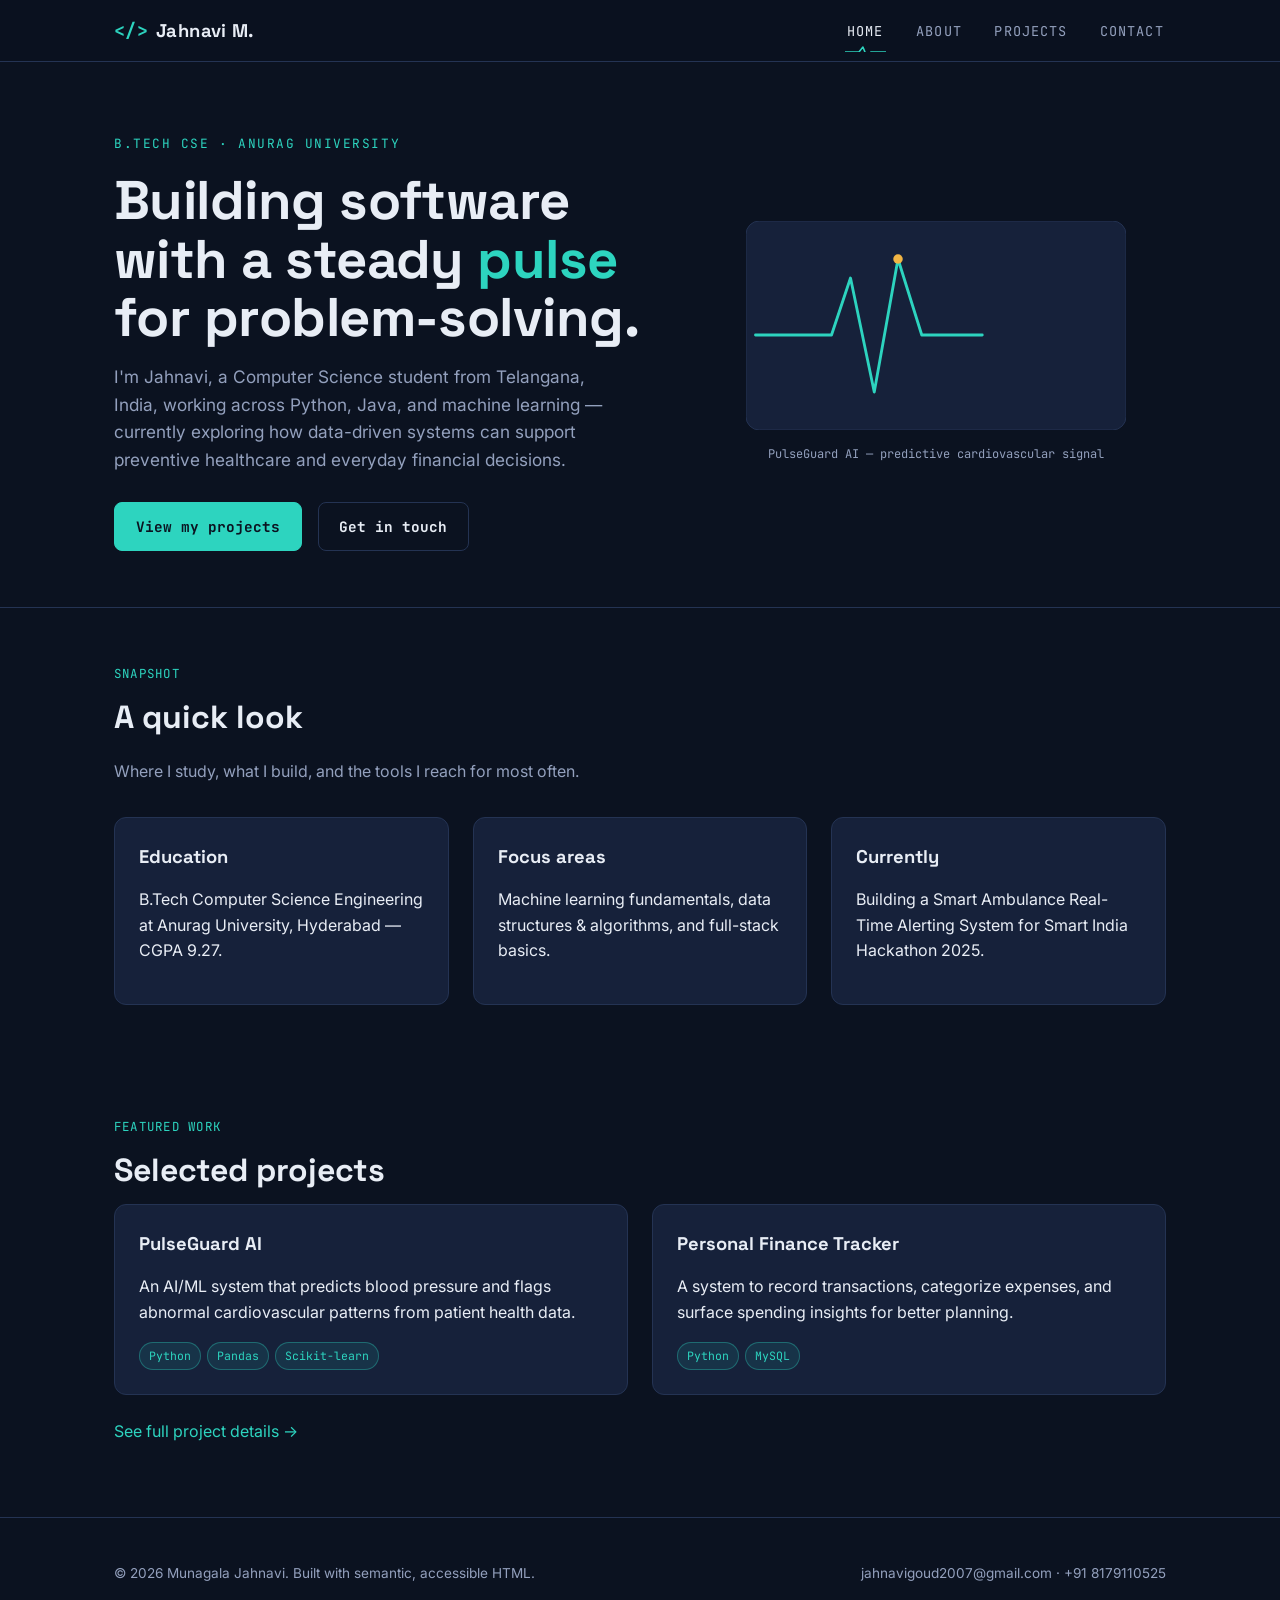
<file: jahnavi-portfolio/index.html>
<!DOCTYPE html>
<html lang="en">
<head>
<meta charset="UTF-8">
<meta name="viewport" content="width=device-width, initial-scale=1.0">
<title>Munagala Jahnavi — Computer Science Student &amp; Aspiring Software Engineer</title>
<meta name="description" content="Portfolio of Munagala Jahnavi, a B.Tech Computer Science student specializing in Python, Java, and machine learning, with projects in AI-driven healthcare and personal finance.">
<meta name="author" content="Munagala Jahnavi">
<meta name="keywords" content="Munagala Jahnavi, Computer Science portfolio, Python developer, Java developer, machine learning student, Anurag University">
<link rel="canonical" href="https://example.com/index.html">

<!-- Open Graph / SEO -->
<meta property="og:type" content="website">
<meta property="og:title" content="Munagala Jahnavi — Computer Science Student & Aspiring Software Engineer">
<meta property="og:description" content="B.Tech CSE student building AI/ML and software projects with Python, Java, and data structures.">
<meta property="og:url" content="https://example.com/index.html">
<meta name="twitter:card" content="summary">

<link rel="preconnect" href="https://fonts.googleapis.com">
<link rel="preconnect" href="https://fonts.gstatic.com" crossorigin>
<link href="https://fonts.googleapis.com/css2?family=Space+Grotesk:wght@500;700&family=Inter:wght@400;500;600&family=JetBrains+Mono:wght@400;700&display=swap" rel="stylesheet">
<link rel="stylesheet" href="style.css">
</head>
<body>
<a class="skip-link" href="#main">Skip to main content</a>

<header class="site-header">
  <div class="wrap">
    <a class="brand" href="index.html"><span class="brand-mark">&lt;/&gt;</span> Jahnavi M.</a>
    <button class="nav-toggle" aria-expanded="false" aria-controls="primary-menu">
      Menu
    </button>
    <nav class="primary-nav" aria-label="Primary">
      <ul id="primary-menu">
        <li><a href="index.html" aria-current="page">Home</a></li>
        <li><a href="about.html">About</a></li>
        <li><a href="projects.html">Projects</a></li>
        <li><a href="contact.html">Contact</a></li>
      </ul>
    </nav>
  </div>
</header>

<main id="main">
  <section class="hero" aria-labelledby="hero-heading">
    <div class="wrap">
      <div class="hero-copy">
        <p class="eyebrow">B.Tech CSE · Anurag University</p>
        <h1 id="hero-heading">Building software with a steady <span class="accent">pulse</span> for problem-solving.</h1>
        <p class="lede">I'm Jahnavi, a Computer Science student from Telangana, India, working across Python, Java, and machine learning — currently exploring how data-driven systems can support preventive healthcare and everyday financial decisions.</p>
        <div class="cta-row">
          <a class="btn" href="projects.html">View my projects</a>
          <a class="btn btn-ghost" href="contact.html">Get in touch</a>
        </div>
      </div>
      <figure class="pulse-figure">
        <svg viewBox="0 0 400 220" role="img" aria-labelledby="pulseTitle pulseDesc">
          <title id="pulseTitle">Heartbeat waveform graphic</title>
          <desc id="pulseDesc">A stylized electrocardiogram pulse line, referencing the PulseGuard AI blood pressure prediction project.</desc>
          <rect x="0" y="0" width="400" height="220" rx="14" fill="#16213A" stroke="#243353"/>
          <polyline points="10,120 90,120 110,60 135,180 160,40 185,120 400,120"
            fill="none" stroke="#2DD4BF" stroke-width="3" stroke-linecap="round" stroke-linejoin="round">
            <animate attributeName="stroke-dasharray" from="0,1000" to="1000,0" dur="2.4s" repeatCount="indefinite"/>
          </polyline>
          <circle cx="160" cy="40" r="5" fill="#F2B544"/>
        </svg>
        <figcaption>PulseGuard AI — predictive cardiovascular signal</figcaption>
      </figure>
    </div>
  </section>

  <section aria-labelledby="snapshot-heading">
    <div class="wrap">
      <p class="section-kicker">Snapshot</p>
      <h2 id="snapshot-heading" class="section-title">A quick look</h2>
      <p class="section-intro">Where I study, what I build, and the tools I reach for most often.</p>
      <div class="grid">
        <div class="card">
          <h3>Education</h3>
          <p>B.Tech Computer Science Engineering at Anurag University, Hyderabad — CGPA 9.27.</p>
        </div>
        <div class="card">
          <h3>Focus areas</h3>
          <p>Machine learning fundamentals, data structures &amp; algorithms, and full-stack basics.</p>
        </div>
        <div class="card">
          <h3>Currently</h3>
          <p>Building a Smart Ambulance Real-Time Alerting System for Smart India Hackathon 2025.</p>
        </div>
      </div>
    </div>
  </section>

  <section aria-labelledby="featured-heading">
    <div class="wrap">
      <p class="section-kicker">Featured work</p>
      <h2 id="featured-heading" class="section-title">Selected projects</h2>
      <div class="grid">
        <article class="card">
          <h3>PulseGuard AI</h3>
          <p>An AI/ML system that predicts blood pressure and flags abnormal cardiovascular patterns from patient health data.</p>
          <div class="tag-row">
            <span class="tag">Python</span><span class="tag">Pandas</span><span class="tag">Scikit-learn</span>
          </div>
        </article>
        <article class="card">
          <h3>Personal Finance Tracker</h3>
          <p>A system to record transactions, categorize expenses, and surface spending insights for better planning.</p>
          <div class="tag-row">
            <span class="tag">Python</span><span class="tag">MySQL</span>
          </div>
        </article>
      </div>
      <p style="margin-top:1.5rem;"><a href="projects.html">See full project details →</a></p>
    </div>
  </section>
</main>

<footer class="site-footer">
  <div class="wrap">
    <p>&copy; 2026 Munagala Jahnavi. Built with semantic, accessible HTML.</p>
    <p><a href="mailto:jahnavigoud2007@gmail.com">jahnavigoud2007@gmail.com</a> · +91 8179110525</p>
  </div>
</footer>

<script src="script.js"></script>
</body>
</html>
</file>
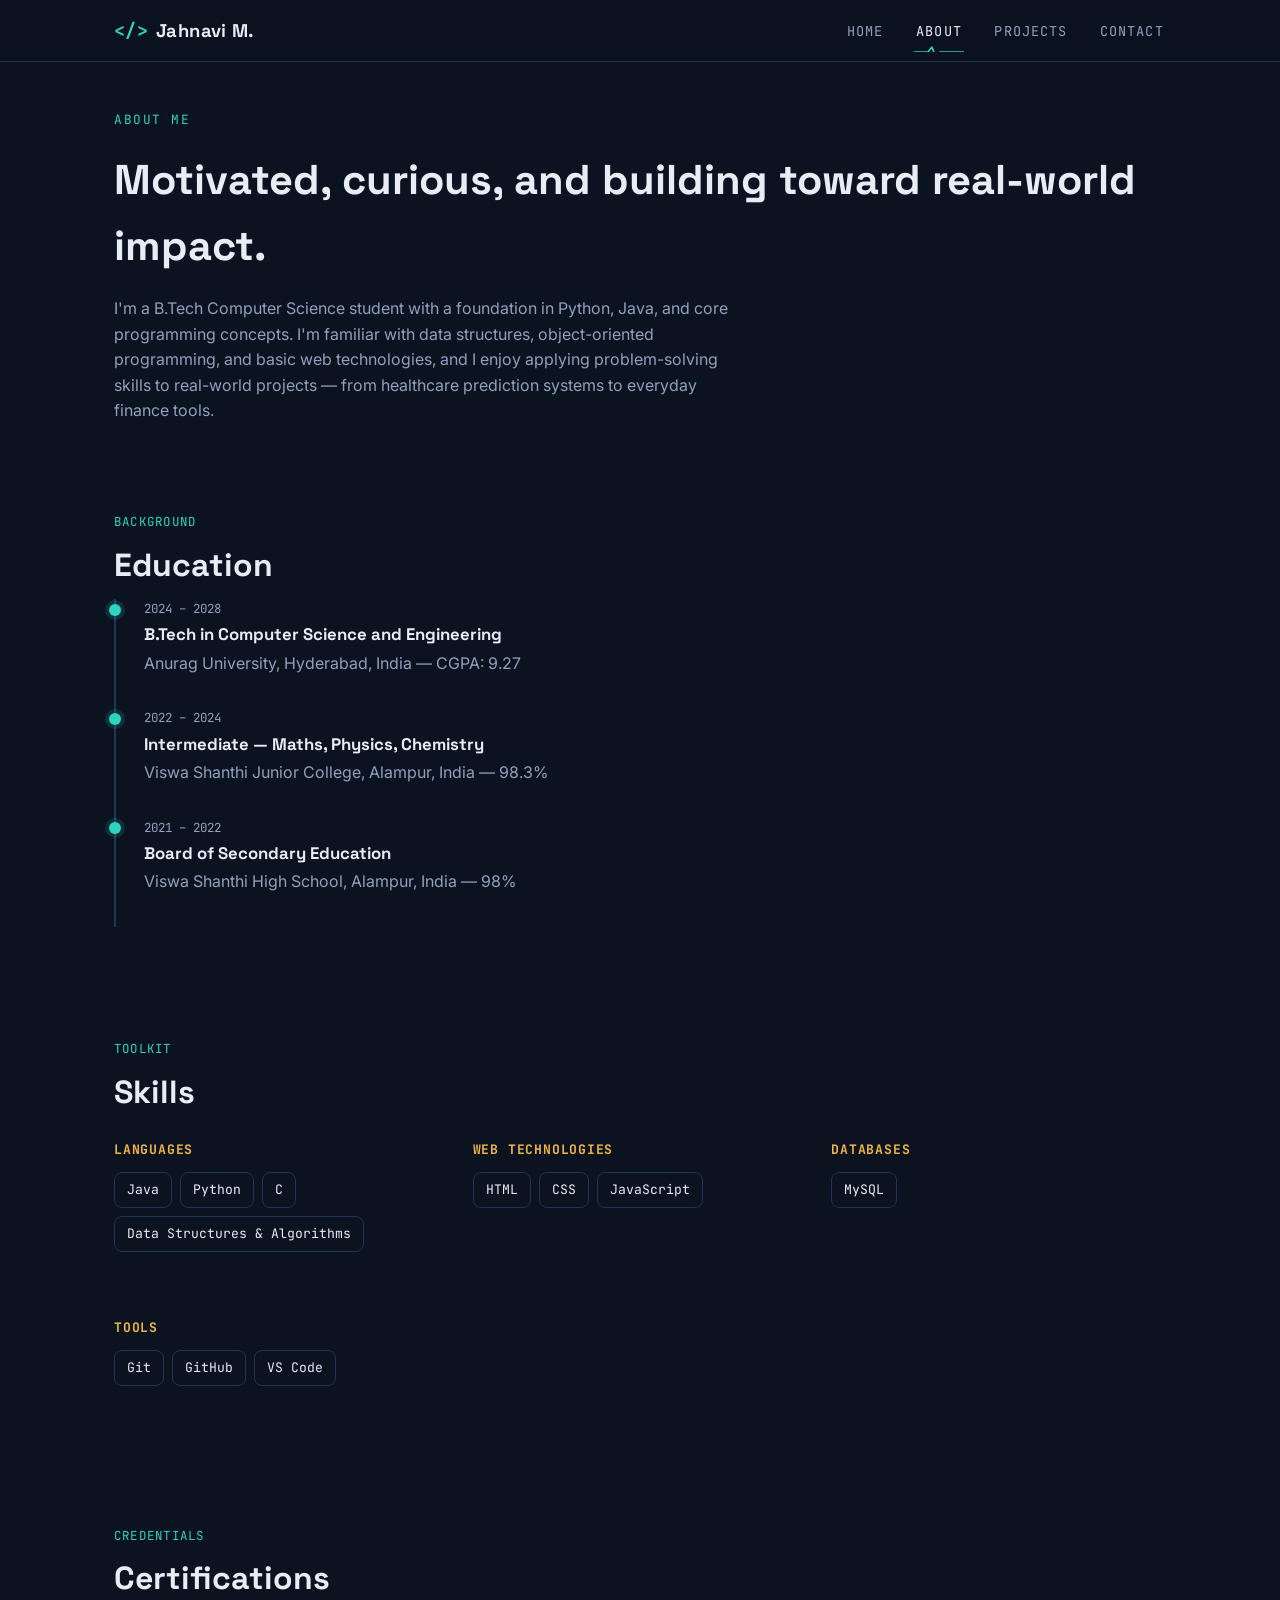
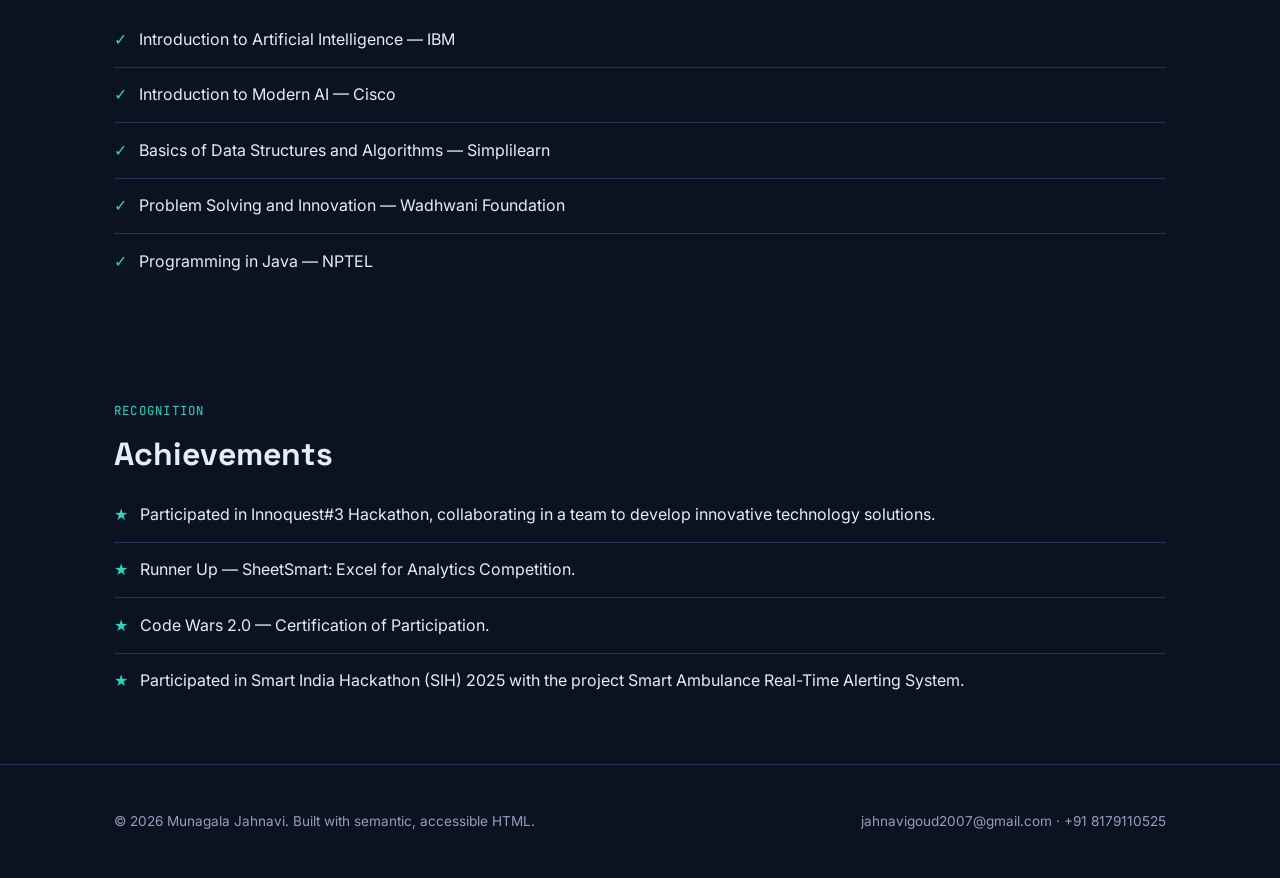
<file: jahnavi-portfolio/about.html>
<!DOCTYPE html>
<html lang="en">
<head>
<meta charset="UTF-8">
<meta name="viewport" content="width=device-width, initial-scale=1.0">
<title>About — Munagala Jahnavi</title>
<meta name="description" content="Education, technical skills, certifications, and achievements of Munagala Jahnavi, a B.Tech Computer Science student at Anurag University.">
<meta name="author" content="Munagala Jahnavi">
<link rel="canonical" href="https://example.com/about.html">
<meta property="og:type" content="profile">
<meta property="og:title" content="About — Munagala Jahnavi">
<meta property="og:description" content="Education, skills, certifications and achievements of a B.Tech CSE student specializing in Python, Java, and ML.">

<link rel="preconnect" href="https://fonts.googleapis.com">
<link rel="preconnect" href="https://fonts.gstatic.com" crossorigin>
<link href="https://fonts.googleapis.com/css2?family=Space+Grotesk:wght@500;700&family=Inter:wght@400;500;600&family=JetBrains+Mono:wght@400;700&display=swap" rel="stylesheet">
<link rel="stylesheet" href="style.css">
</head>
<body>
<a class="skip-link" href="#main">Skip to main content</a>

<header class="site-header">
  <div class="wrap">
    <a class="brand" href="index.html"><span class="brand-mark">&lt;/&gt;</span> Jahnavi M.</a>
    <button class="nav-toggle" aria-expanded="false" aria-controls="primary-menu">Menu</button>
    <nav class="primary-nav" aria-label="Primary">
      <ul id="primary-menu">
        <li><a href="index.html">Home</a></li>
        <li><a href="about.html" aria-current="page">About</a></li>
        <li><a href="projects.html">Projects</a></li>
        <li><a href="contact.html">Contact</a></li>
      </ul>
    </nav>
  </div>
</header>

<main id="main">
  <header class="wrap" style="padding-block:3rem 1rem;">
    <p class="eyebrow">About me</p>
    <h1 style="font-family:var(--font-display); font-size:clamp(1.9rem,3.6vw,2.6rem); margin:0 0 1rem;">Motivated, curious, and building toward real-world impact.</h1>
    <p style="color:var(--text-muted); max-width:62ch;">I'm a B.Tech Computer Science student with a foundation in Python, Java, and core programming concepts. I'm familiar with data structures, object-oriented programming, and basic web technologies, and I enjoy applying problem-solving skills to real-world projects — from healthcare prediction systems to everyday finance tools.</p>
  </header>

  <section aria-labelledby="education-heading">
    <div class="wrap">
      <p class="section-kicker">Background</p>
      <h2 id="education-heading" class="section-title">Education</h2>
      <ol class="timeline">
        <li>
          <p class="when">2024 – 2028</p>
          <h3>B.Tech in Computer Science and Engineering</h3>
          <p>Anurag University, Hyderabad, India — CGPA: 9.27</p>
        </li>
        <li>
          <p class="when">2022 – 2024</p>
          <h3>Intermediate — Maths, Physics, Chemistry</h3>
          <p>Viswa Shanthi Junior College, Alampur, India — 98.3%</p>
        </li>
        <li>
          <p class="when">2021 – 2022</p>
          <h3>Board of Secondary Education</h3>
          <p>Viswa Shanthi High School, Alampur, India — 98%</p>
        </li>
      </ol>
    </div>
  </section>

  <section aria-labelledby="skills-heading">
    <div class="wrap">
      <p class="section-kicker">Toolkit</p>
      <h2 id="skills-heading" class="section-title">Skills</h2>
      <div class="grid">
        <div class="skill-group">
          <h3>Languages</h3>
          <ul class="skill-chips">
            <li>Java</li><li>Python</li><li>C</li><li>Data Structures &amp; Algorithms</li>
          </ul>
        </div>
        <div class="skill-group">
          <h3>Web Technologies</h3>
          <ul class="skill-chips">
            <li>HTML</li><li>CSS</li><li>JavaScript</li>
          </ul>
        </div>
        <div class="skill-group">
          <h3>Databases</h3>
          <ul class="skill-chips">
            <li>MySQL</li>
          </ul>
        </div>
        <div class="skill-group">
          <h3>Tools</h3>
          <ul class="skill-chips">
            <li>Git</li><li>GitHub</li><li>VS Code</li>
          </ul>
        </div>
      </div>
    </div>
  </section>

  <section aria-labelledby="certs-heading">
    <div class="wrap">
      <p class="section-kicker">Credentials</p>
      <h2 id="certs-heading" class="section-title">Certifications</h2>
      <ul class="list-clean">
        <li><span class="marker">✓</span> Introduction to Artificial Intelligence — IBM</li>
        <li><span class="marker">✓</span> Introduction to Modern AI — Cisco</li>
        <li><span class="marker">✓</span> Basics of Data Structures and Algorithms — Simplilearn</li>
        <li><span class="marker">✓</span> Problem Solving and Innovation — Wadhwani Foundation</li>
        <li><span class="marker">✓</span> Programming in Java — NPTEL</li>
      </ul>
    </div>
  </section>

  <section aria-labelledby="achieve-heading">
    <div class="wrap">
      <p class="section-kicker">Recognition</p>
      <h2 id="achieve-heading" class="section-title">Achievements</h2>
      <ul class="list-clean">
        <li><span class="marker">★</span> Participated in Innoquest#3 Hackathon, collaborating in a team to develop innovative technology solutions.</li>
        <li><span class="marker">★</span> Runner Up — SheetSmart: Excel for Analytics Competition.</li>
        <li><span class="marker">★</span> Code Wars 2.0 — Certification of Participation.</li>
        <li><span class="marker">★</span> Participated in Smart India Hackathon (SIH) 2025 with the project Smart Ambulance Real-Time Alerting System.</li>
      </ul>
    </div>
  </section>
</main>

<footer class="site-footer">
  <div class="wrap">
    <p>&copy; 2026 Munagala Jahnavi. Built with semantic, accessible HTML.</p>
    <p><a href="mailto:jahnavigoud2007@gmail.com">jahnavigoud2007@gmail.com</a> · +91 8179110525</p>
  </div>
</footer>

<script src="script.js"></script>
</body>
</html>
</file>
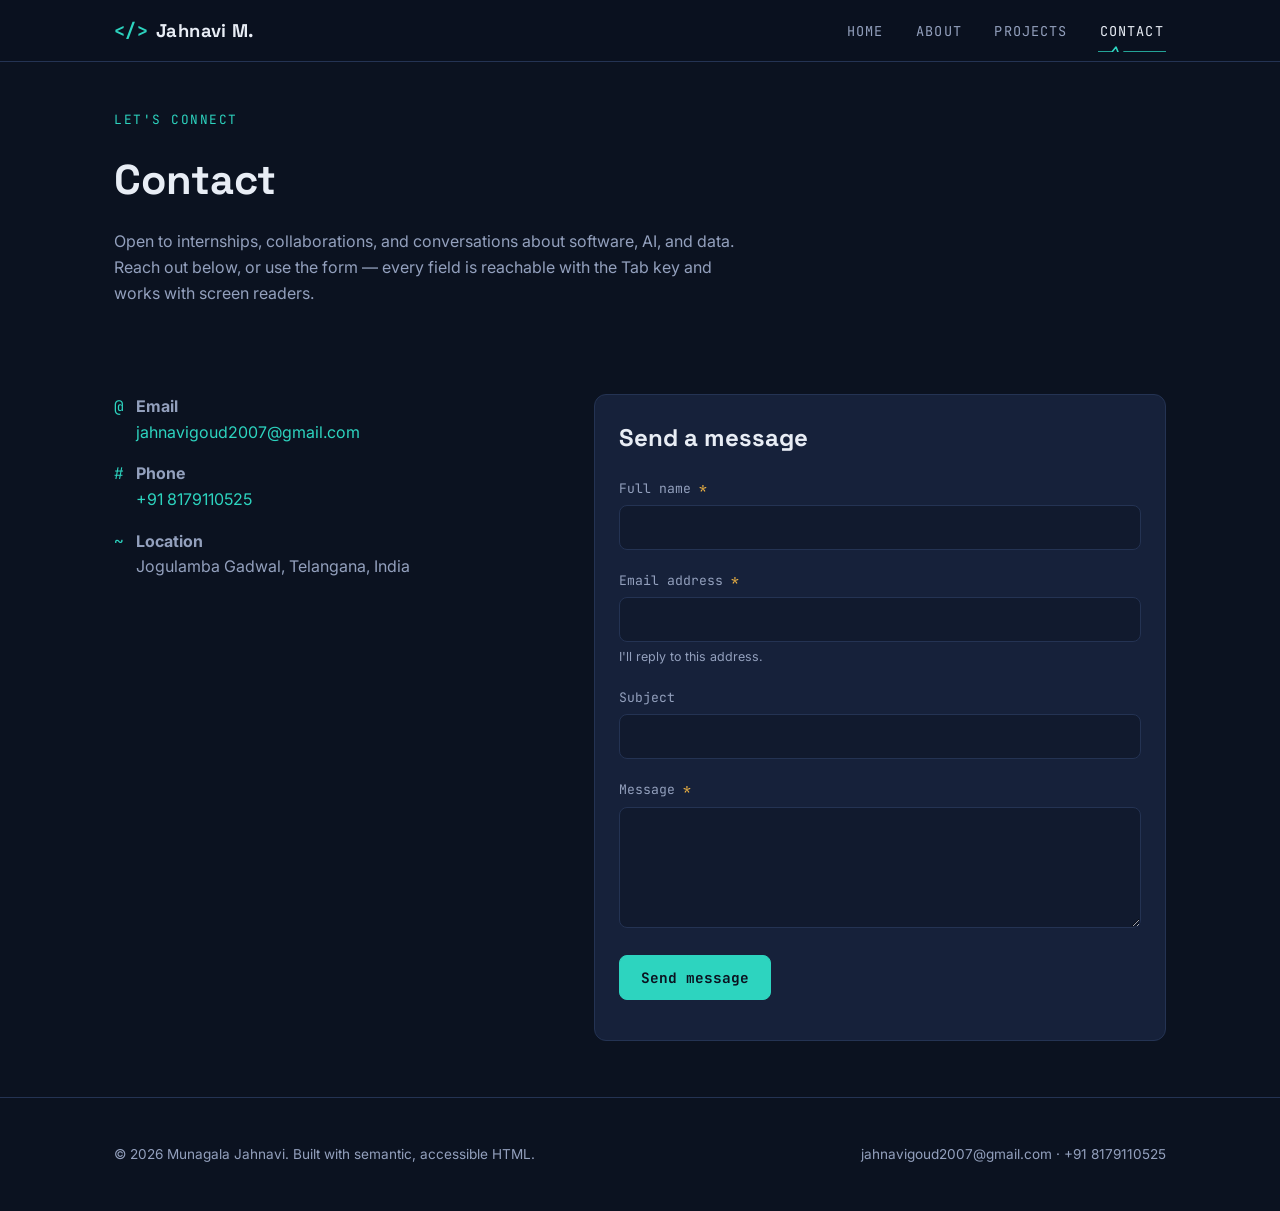
<file: jahnavi-portfolio/contact.html>
<!DOCTYPE html>
<html lang="en">
<head>
<meta charset="UTF-8">
<meta name="viewport" content="width=device-width, initial-scale=1.0">
<title>Contact — Munagala Jahnavi</title>
<meta name="description" content="Get in touch with Munagala Jahnavi, B.Tech Computer Science student, via email, phone, or the contact form.">
<meta name="author" content="Munagala Jahnavi">
<link rel="canonical" href="https://example.com/contact.html">
<meta property="og:type" content="website">
<meta property="og:title" content="Contact — Munagala Jahnavi">
<meta property="og:description" content="Reach out to discuss opportunities, collaborations, or questions about my projects.">

<link rel="preconnect" href="https://fonts.googleapis.com">
<link rel="preconnect" href="https://fonts.gstatic.com" crossorigin>
<link href="https://fonts.googleapis.com/css2?family=Space+Grotesk:wght@500;700&family=Inter:wght@400;500;600&family=JetBrains+Mono:wght@400;700&display=swap" rel="stylesheet">
<link rel="stylesheet" href="style.css">
</head>
<body>
<a class="skip-link" href="#main">Skip to main content</a>

<header class="site-header">
  <div class="wrap">
    <a class="brand" href="index.html"><span class="brand-mark">&lt;/&gt;</span> Jahnavi M.</a>
    <button class="nav-toggle" aria-expanded="false" aria-controls="primary-menu">Menu</button>
    <nav class="primary-nav" aria-label="Primary">
      <ul id="primary-menu">
        <li><a href="index.html">Home</a></li>
        <li><a href="about.html">About</a></li>
        <li><a href="projects.html">Projects</a></li>
        <li><a href="contact.html" aria-current="page">Contact</a></li>
      </ul>
    </nav>
  </div>
</header>

<main id="main">
  <header class="wrap" style="padding-block:3rem 1rem;">
    <p class="eyebrow">Let's connect</p>
    <h1 style="font-family:var(--font-display); font-size:clamp(1.9rem,3.6vw,2.6rem); margin:0 0 1rem;">Contact</h1>
    <p style="color:var(--text-muted); max-width:62ch;">Open to internships, collaborations, and conversations about software, AI, and data. Reach out below, or use the form — every field is reachable with the Tab key and works with screen readers.</p>
  </header>

  <section aria-labelledby="contact-heading">
    <div class="wrap contact-layout">
      <div class="contact-info">
        <h2 id="contact-heading" class="visually-hidden">Contact details</h2>
        <address>
          <div class="info-row">
            <span class="ic" aria-hidden="true">@</span>
            <span><strong>Email</strong><br><a href="mailto:jahnavigoud2007@gmail.com">jahnavigoud2007@gmail.com</a></span>
          </div>
          <div class="info-row">
            <span class="ic" aria-hidden="true">#</span>
            <span><strong>Phone</strong><br><a href="tel:+918179110525">+91 8179110525</a></span>
          </div>
          <div class="info-row">
            <span class="ic" aria-hidden="true">~</span>
            <span><strong>Location</strong><br>Jogulamba Gadwal, Telangana, India</span>
          </div>
        </address>
      </div>

      <form class="contact-form card" novalidate aria-describedby="form-status">
        <h2 style="font-family:var(--font-display); margin-top:0;">Send a message</h2>

        <div class="field">
          <label for="name">Full name <span class="required-flag" aria-hidden="true">*</span></label>
          <input type="text" id="name" name="name" autocomplete="name" required aria-required="true">
        </div>

        <div class="field">
          <label for="email">Email address <span class="required-flag" aria-hidden="true">*</span></label>
          <input type="email" id="email" name="email" autocomplete="email" required aria-required="true" aria-describedby="email-hint">
          <p id="email-hint" class="hint">I'll reply to this address.</p>
        </div>

        <div class="field">
          <label for="subject">Subject</label>
          <input type="text" id="subject" name="subject" autocomplete="off">
        </div>

        <div class="field">
          <label for="message">Message <span class="required-flag" aria-hidden="true">*</span></label>
          <textarea id="message" name="message" rows="5" required aria-required="true"></textarea>
        </div>

        <button type="submit" class="btn">Send message</button>
        <p id="form-status" class="form-status" role="status" tabindex="-1"></p>
      </form>
    </div>
  </section>
</main>

<footer class="site-footer">
  <div class="wrap">
    <p>&copy; 2026 Munagala Jahnavi. Built with semantic, accessible HTML.</p>
    <p><a href="mailto:jahnavigoud2007@gmail.com">jahnavigoud2007@gmail.com</a> · +91 8179110525</p>
  </div>
</footer>

<script src="script.js"></script>
</body>
</html>
</file>
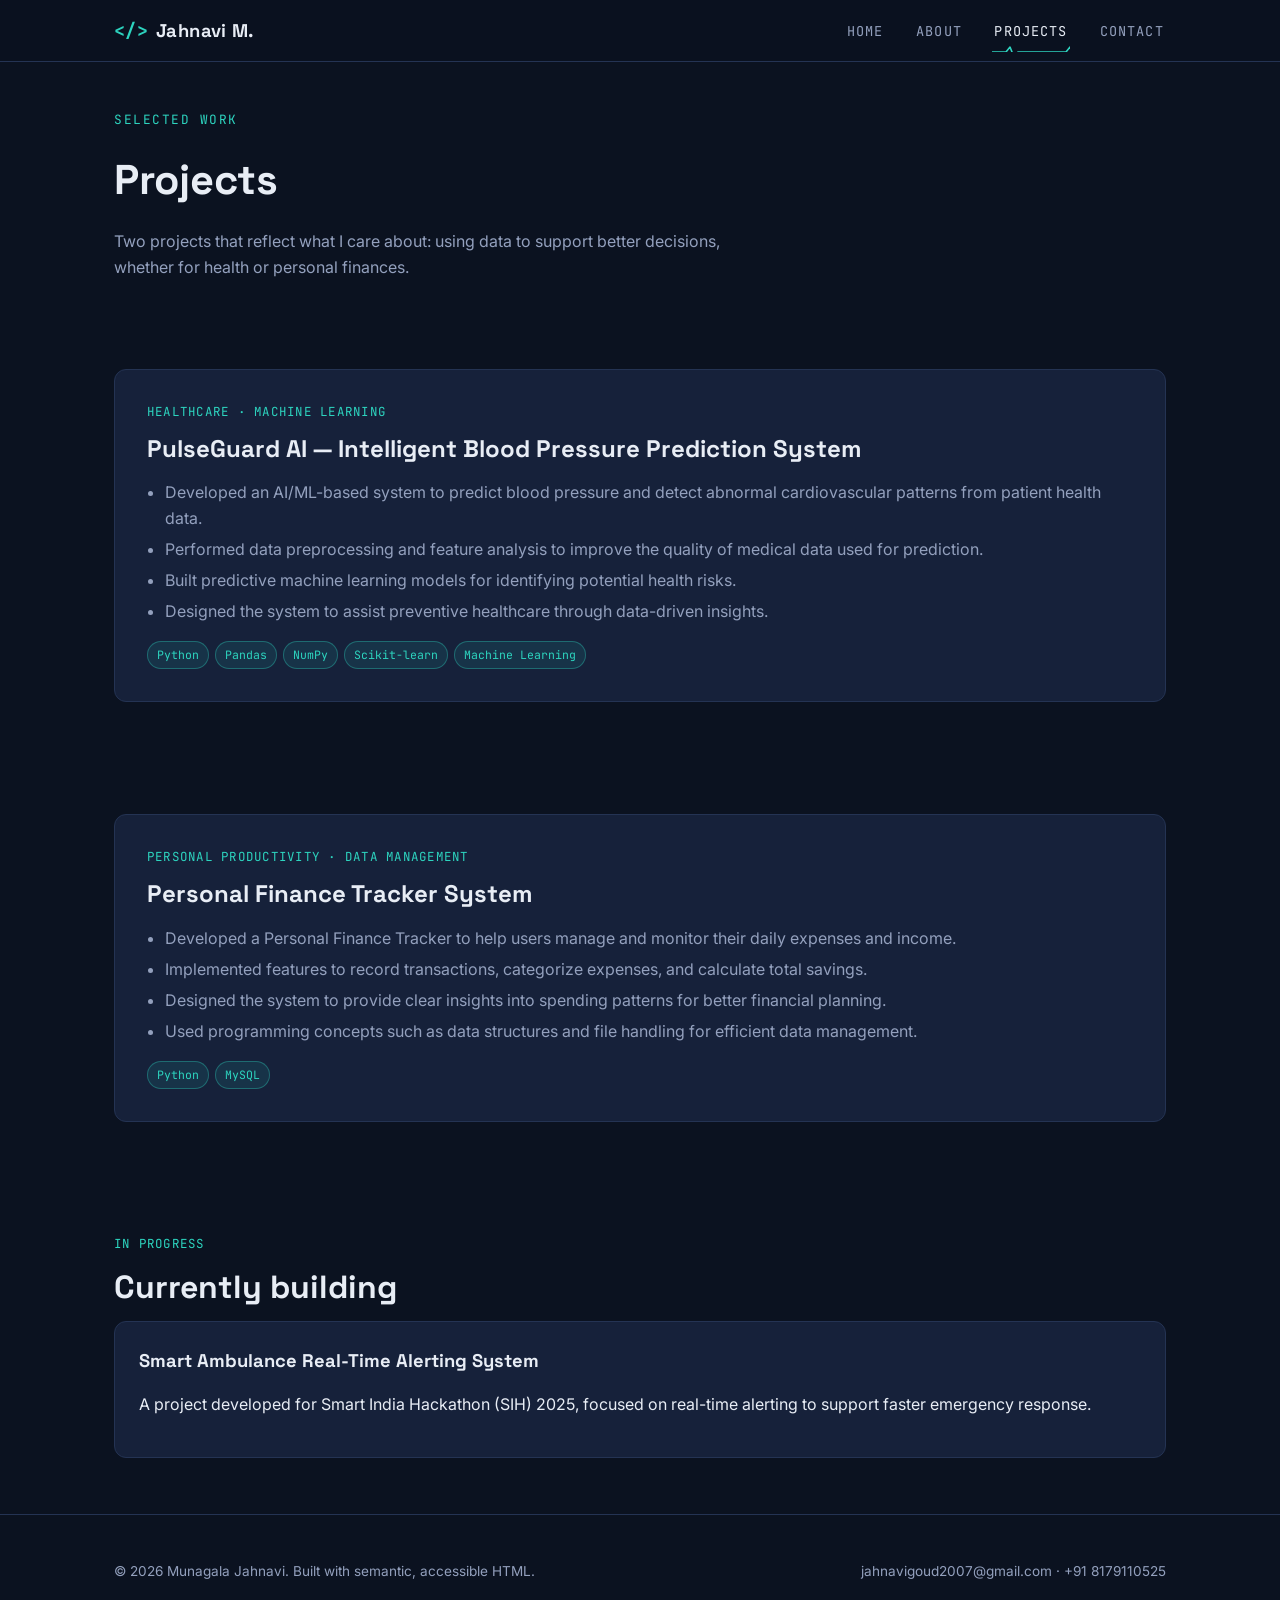
<file: jahnavi-portfolio/projects.html>
<!DOCTYPE html>
<html lang="en">
<head>
<meta charset="UTF-8">
<meta name="viewport" content="width=device-width, initial-scale=1.0">
<title>Projects — Munagala Jahnavi</title>
<meta name="description" content="Explore projects by Munagala Jahnavi, including PulseGuard AI, an ML-based blood pressure prediction system, and a Personal Finance Tracker.">
<meta name="author" content="Munagala Jahnavi">
<link rel="canonical" href="https://example.com/projects.html">
<meta property="og:type" content="website">
<meta property="og:title" content="Projects — Munagala Jahnavi">
<meta property="og:description" content="AI/ML and software projects including PulseGuard AI and a Personal Finance Tracker System.">

<link rel="preconnect" href="https://fonts.googleapis.com">
<link rel="preconnect" href="https://fonts.gstatic.com" crossorigin>
<link href="https://fonts.googleapis.com/css2?family=Space+Grotesk:wght@500;700&family=Inter:wght@400;500;600&family=JetBrains+Mono:wght@400;700&display=swap" rel="stylesheet">
<link rel="stylesheet" href="style.css">
</head>
<body>
<a class="skip-link" href="#main">Skip to main content</a>

<header class="site-header">
  <div class="wrap">
    <a class="brand" href="index.html"><span class="brand-mark">&lt;/&gt;</span> Jahnavi M.</a>
    <button class="nav-toggle" aria-expanded="false" aria-controls="primary-menu">Menu</button>
    <nav class="primary-nav" aria-label="Primary">
      <ul id="primary-menu">
        <li><a href="index.html">Home</a></li>
        <li><a href="about.html">About</a></li>
        <li><a href="projects.html" aria-current="page">Projects</a></li>
        <li><a href="contact.html">Contact</a></li>
      </ul>
    </nav>
  </div>
</header>

<main id="main">
  <header class="wrap" style="padding-block:3rem 1rem;">
    <p class="eyebrow">Selected work</p>
    <h1 style="font-family:var(--font-display); font-size:clamp(1.9rem,3.6vw,2.6rem); margin:0 0 1rem;">Projects</h1>
    <p style="color:var(--text-muted); max-width:62ch;">Two projects that reflect what I care about: using data to support better decisions, whether for health or personal finances.</p>
  </header>

  <section aria-labelledby="pulseguard-heading">
    <div class="wrap">
      <article class="card" style="padding:2rem;">
        <p class="section-kicker">Healthcare · Machine Learning</p>
        <h2 id="pulseguard-heading" style="font-family:var(--font-display); margin:0 0 .75rem;">PulseGuard AI — Intelligent Blood Pressure Prediction System</h2>
        <ul>
          <li>Developed an AI/ML-based system to predict blood pressure and detect abnormal cardiovascular patterns from patient health data.</li>
          <li>Performed data preprocessing and feature analysis to improve the quality of medical data used for prediction.</li>
          <li>Built predictive machine learning models for identifying potential health risks.</li>
          <li>Designed the system to assist preventive healthcare through data-driven insights.</li>
        </ul>
        <div class="tag-row">
          <span class="tag">Python</span><span class="tag">Pandas</span><span class="tag">NumPy</span><span class="tag">Scikit-learn</span><span class="tag">Machine Learning</span>
        </div>
      </article>
    </div>
  </section>

  <section aria-labelledby="finance-heading">
    <div class="wrap">
      <article class="card" style="padding:2rem;">
        <p class="section-kicker">Personal Productivity · Data Management</p>
        <h2 id="finance-heading" style="font-family:var(--font-display); margin:0 0 .75rem;">Personal Finance Tracker System</h2>
        <ul>
          <li>Developed a Personal Finance Tracker to help users manage and monitor their daily expenses and income.</li>
          <li>Implemented features to record transactions, categorize expenses, and calculate total savings.</li>
          <li>Designed the system to provide clear insights into spending patterns for better financial planning.</li>
          <li>Used programming concepts such as data structures and file handling for efficient data management.</li>
        </ul>
        <div class="tag-row">
          <span class="tag">Python</span><span class="tag">MySQL</span>
        </div>
      </article>
    </div>
  </section>

  <section aria-labelledby="upcoming-heading">
    <div class="wrap">
      <p class="section-kicker">In progress</p>
      <h2 id="upcoming-heading" class="section-title">Currently building</h2>
      <div class="card">
        <h3>Smart Ambulance Real-Time Alerting System</h3>
        <p>A project developed for Smart India Hackathon (SIH) 2025, focused on real-time alerting to support faster emergency response.</p>
      </div>
    </div>
  </section>
</main>

<footer class="site-footer">
  <div class="wrap">
    <p>&copy; 2026 Munagala Jahnavi. Built with semantic, accessible HTML.</p>
    <p><a href="mailto:jahnavigoud2007@gmail.com">jahnavigoud2007@gmail.com</a> · +91 8179110525</p>
  </div>
</footer>

<script src="script.js"></script>
</body>
</html>
</file>
<file: jahnavi-portfolio/style.css>
/* =========================================================
   Munagala Jahnavi — Portfolio
   Design tokens
   ========================================================= */
:root {
  --ink: #0B1220;
  --ink-soft: #111A2E;
  --card: #16213A;
  --card-border: #243353;
  --text: #E8EDF5;
  --text-muted: #93A0BD;
  --pulse: #2DD4BF;       /* teal — cardio / pulse motif */
  --pulse-dim: #1B8F82;
  --amber: #F2B544;       /* highlight accent */
  --focus: #F2B544;

  --font-display: 'Space Grotesk', 'Segoe UI', sans-serif;
  --font-body: 'Inter', 'Segoe UI', sans-serif;
  --font-mono: 'JetBrains Mono', 'Courier New', monospace;

  --max-w: 1100px;
}

* { box-sizing: border-box; }

html { scroll-behavior: smooth; }

@media (prefers-reduced-motion: reduce) {
  html { scroll-behavior: auto; }
  * { animation-duration: 0.01ms !important; animation-iteration-count: 1 !important; transition-duration: 0.01ms !important; }
}

body {
  margin: 0;
  background: var(--ink);
  color: var(--text);
  font-family: var(--font-body);
  line-height: 1.6;
  -webkit-font-smoothing: antialiased;
}

img { max-width: 100%; display: block; }

a { color: var(--pulse); text-decoration-color: transparent; transition: text-decoration-color .2s ease, color .2s ease; }
a:hover { text-decoration-color: currentColor; text-decoration-line: underline; }

/* ---- Skip link (accessibility) ---- */
.skip-link {
  position: absolute;
  left: -999px;
  top: 0;
  background: var(--amber);
  color: var(--ink);
  padding: .75rem 1.25rem;
  font-family: var(--font-mono);
  font-weight: 700;
  z-index: 1000;
  border-radius: 0 0 6px 0;
}
.skip-link:focus {
  left: 0;
}

/* ---- Focus visibility ---- */
a:focus-visible,
button:focus-visible,
input:focus-visible,
textarea:focus-visible,
[tabindex]:focus-visible {
  outline: 3px solid var(--focus);
  outline-offset: 3px;
  border-radius: 2px;
}

/* ---- Layout shell ---- */
.wrap {
  max-width: var(--max-w);
  margin-inline: auto;
  padding-inline: 1.5rem;
}

/* ---- Header / nav ---- */
.site-header {
  position: sticky;
  top: 0;
  z-index: 100;
  background: rgba(11, 18, 32, 0.92);
  backdrop-filter: blur(8px);
  border-bottom: 1px solid var(--card-border);
}
.site-header .wrap {
  display: flex;
  align-items: center;
  justify-content: space-between;
  padding-block: 1rem;
  gap: 1rem;
}
.brand {
  font-family: var(--font-display);
  font-size: 1.15rem;
  font-weight: 700;
  color: var(--text);
  letter-spacing: .02em;
  display: flex;
  align-items: baseline;
  gap: .5rem;
}
.brand .brand-mark { color: var(--pulse); font-family: var(--font-mono); }

.primary-nav ul {
  list-style: none;
  display: flex;
  gap: 1.75rem;
  margin: 0;
  padding: 0;
}
.primary-nav a {
  font-family: var(--font-mono);
  font-size: .85rem;
  text-transform: uppercase;
  letter-spacing: .08em;
  color: var(--text-muted);
  padding: .35rem .15rem;
  position: relative;
}
.primary-nav a:hover,
.primary-nav a[aria-current="page"] {
  color: var(--text);
}
/* heartbeat underline signature */
.primary-nav a[aria-current="page"]::after {
  content: "";
  position: absolute;
  left: 0; right: 0; bottom: -6px;
  height: 6px;
  background: url("data:image/svg+xml,%3Csvg xmlns='http://www.w3.org/2000/svg' viewBox='0 0 60 12'%3E%3Cpolyline points='0,6 14,6 18,1 22,11 26,6 60,6' fill='none' stroke='%232DD4BF' stroke-width='1.6' stroke-linecap='round' stroke-linejoin='round'/%3E%3C/svg%3E") repeat-x;
  background-size: 60px 12px;
}

.nav-toggle {
  display: none;
  background: none;
  border: 1px solid var(--card-border);
  color: var(--text);
  border-radius: 6px;
  padding: .5rem .65rem;
  font-family: var(--font-mono);
}

@media (max-width: 720px) {
  .nav-toggle { display: inline-flex; align-items: center; gap: .4rem; }
  .primary-nav { width: 100%; }
  .primary-nav ul {
    flex-direction: column;
    gap: 0;
    display: none;
    border-top: 1px solid var(--card-border);
    margin-top: 1rem;
  }
  .primary-nav ul.is-open { display: flex; }
  .primary-nav li { border-bottom: 1px solid var(--card-border); }
  .primary-nav a { display: block; padding: .9rem .1rem; }
  .site-header .wrap { flex-wrap: wrap; }
}

/* ---- Hero ---- */
.hero {
  padding-block: 4.5rem 3.5rem;
  border-bottom: 1px solid var(--card-border);
  position: relative;
  overflow: hidden;
}
.hero .wrap {
  display: grid;
  grid-template-columns: 1.2fr 1fr;
  gap: 2.5rem;
  align-items: center;
}
@media (max-width: 800px) {
  .hero .wrap { grid-template-columns: 1fr; }
}
.eyebrow {
  font-family: var(--font-mono);
  color: var(--pulse);
  text-transform: uppercase;
  letter-spacing: .12em;
  font-size: .8rem;
  margin: 0 0 1rem;
}
.hero h1 {
  font-family: var(--font-display);
  font-size: clamp(2.1rem, 4.4vw, 3.4rem);
  line-height: 1.08;
  margin: 0 0 1rem;
  letter-spacing: -0.01em;
}
.hero h1 .accent { color: var(--pulse); }
.hero p.lede {
  color: var(--text-muted);
  font-size: 1.08rem;
  max-width: 46ch;
  margin: 0 0 1.75rem;
}
.cta-row { display: flex; gap: 1rem; flex-wrap: wrap; }
.btn {
  font-family: var(--font-mono);
  font-size: .9rem;
  padding: .75rem 1.3rem;
  border-radius: 8px;
  border: 1px solid var(--pulse);
  color: var(--ink);
  background: var(--pulse);
  font-weight: 700;
  display: inline-block;
}
.btn:hover { background: var(--pulse-dim); border-color: var(--pulse-dim); text-decoration: none; }
.btn.btn-ghost {
  background: transparent;
  color: var(--text);
  border-color: var(--card-border);
}
.btn.btn-ghost:hover { border-color: var(--pulse); color: var(--pulse); text-decoration: none; }

.pulse-figure { position: relative; }
.pulse-figure svg { width: 100%; height: auto; }
.pulse-figure figcaption {
  font-family: var(--font-mono);
  font-size: .75rem;
  color: var(--text-muted);
  text-align: center;
  margin-top: .5rem;
}

/* ---- Sections ---- */
section { padding-block: 3.5rem; }
.section-title {
  font-family: var(--font-display);
  font-size: clamp(1.5rem, 2.6vw, 2rem);
  margin: 0 0 .5rem;
}
.section-kicker {
  font-family: var(--font-mono);
  color: var(--pulse);
  text-transform: uppercase;
  font-size: .78rem;
  letter-spacing: .1em;
  margin: 0 0 .5rem;
}
.section-intro { color: var(--text-muted); max-width: 60ch; margin-bottom: 2rem; }

/* ---- Cards / grid ---- */
.grid {
  display: grid;
  gap: 1.5rem;
  grid-template-columns: repeat(auto-fit, minmax(260px, 1fr));
}
.card {
  background: var(--card);
  border: 1px solid var(--card-border);
  border-radius: 12px;
  padding: 1.5rem;
}
.card h3 {
  font-family: var(--font-display);
  margin: 0 0 .5rem;
  font-size: 1.15rem;
}
.card .tag-row {
  display: flex;
  flex-wrap: wrap;
  gap: .4rem;
  margin-top: 1rem;
}
.tag {
  font-family: var(--font-mono);
  font-size: .72rem;
  color: var(--pulse);
  background: rgba(45, 212, 191, 0.1);
  border: 1px solid rgba(45, 212, 191, 0.35);
  padding: .25rem .55rem;
  border-radius: 999px;
}
.card ul { margin: .5rem 0 0; padding-left: 1.1rem; color: var(--text-muted); }
.card ul li { margin-bottom: .35rem; }

/* ---- Timeline (education) ---- */
.timeline { list-style: none; margin: 0; padding: 0; border-left: 2px solid var(--card-border); }
.timeline li { position: relative; padding: 0 0 2rem 1.75rem; }
.timeline li::before {
  content: "";
  position: absolute;
  left: -7px; top: .3rem;
  width: 12px; height: 12px;
  border-radius: 50%;
  background: var(--pulse);
  box-shadow: 0 0 0 4px rgba(45,212,191,.15);
}
.timeline .when {
  font-family: var(--font-mono);
  font-size: .78rem;
  color: var(--text-muted);
}
.timeline h3 { margin: .15rem 0 .15rem; font-family: var(--font-display); font-size: 1.05rem; }
.timeline p { margin: 0; color: var(--text-muted); }

/* ---- Skills ---- */
.skill-group h3 {
  font-family: var(--font-mono);
  text-transform: uppercase;
  letter-spacing: .06em;
  font-size: .82rem;
  color: var(--amber);
  margin-bottom: .75rem;
}
.skill-chips { display: flex; flex-wrap: wrap; gap: .5rem; list-style: none; padding: 0; margin: 0 0 1.75rem; }
.skill-chips li {
  font-family: var(--font-mono);
  font-size: .82rem;
  border: 1px solid var(--card-border);
  padding: .4rem .75rem;
  border-radius: 8px;
  color: var(--text);
}

/* ---- Achievements / certs list ---- */
.list-clean { list-style: none; margin: 0; padding: 0; }
.list-clean li {
  padding: .9rem 0;
  border-bottom: 1px solid var(--card-border);
  display: flex;
  gap: .75rem;
}
.list-clean li:last-child { border-bottom: none; }
.list-clean .marker { color: var(--pulse); font-family: var(--font-mono); flex-shrink: 0; }

/* ---- Contact form ---- */
.contact-layout {
  display: grid;
  grid-template-columns: 1fr 1.3fr;
  gap: 2.5rem;
}
@media (max-width: 760px) { .contact-layout { grid-template-columns: 1fr; } }

.field { margin-bottom: 1.25rem; }
.field label {
  display: block;
  font-family: var(--font-mono);
  font-size: .82rem;
  color: var(--text-muted);
  margin-bottom: .4rem;
}
.field input,
.field textarea {
  width: 100%;
  background: var(--ink-soft);
  border: 1px solid var(--card-border);
  border-radius: 8px;
  padding: .75rem .9rem;
  color: var(--text);
  font-family: var(--font-body);
  font-size: .95rem;
}
.field input:focus,
.field textarea:focus { border-color: var(--pulse); }
.field .hint { font-size: .78rem; color: var(--text-muted); margin-top: .3rem; }
.required-flag { color: var(--amber); }

.form-status {
  margin-top: 1rem;
  font-family: var(--font-mono);
  font-size: .85rem;
}
.form-status[data-state="success"] { color: var(--pulse); }

.contact-info address {
  font-style: normal;
  color: var(--text-muted);
}
.contact-info .info-row {
  display: flex;
  gap: .75rem;
  margin-bottom: 1rem;
  align-items: flex-start;
}
.contact-info .info-row .ic {
  font-family: var(--font-mono);
  color: var(--pulse);
  flex-shrink: 0;
}

/* ---- Footer ---- */
.site-footer {
  border-top: 1px solid var(--card-border);
  padding-block: 2rem;
  color: var(--text-muted);
  font-size: .85rem;
}
.site-footer .wrap {
  display: flex;
  justify-content: space-between;
  flex-wrap: wrap;
  gap: 1rem;
}
.site-footer a { color: var(--text-muted); }
.site-footer a:hover { color: var(--pulse); }

/* ---- Visually hidden utility (for sr-only labels) ---- */
.visually-hidden {
  position: absolute;
  width: 1px; height: 1px;
  padding: 0; margin: -1px;
  overflow: hidden;
  clip: rect(0,0,0,0);
  white-space: nowrap;
  border: 0;
}
</file>
